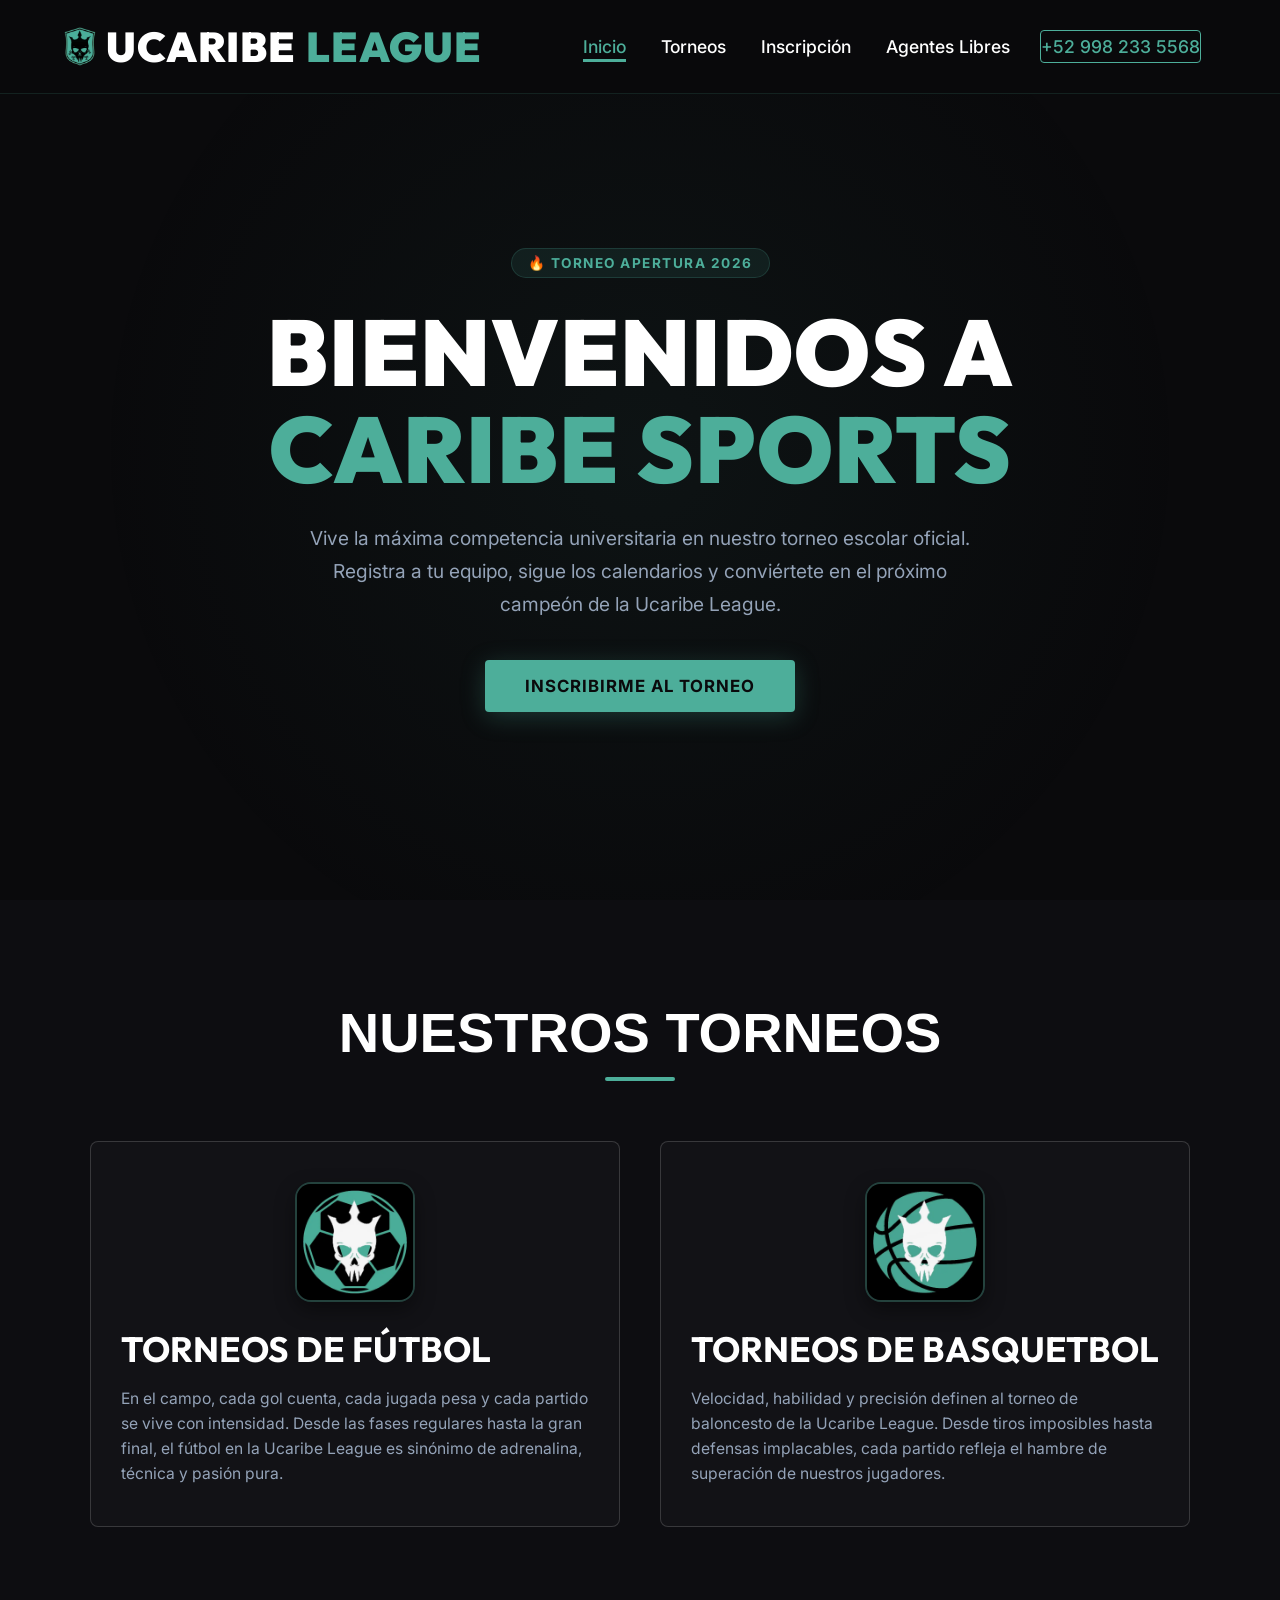
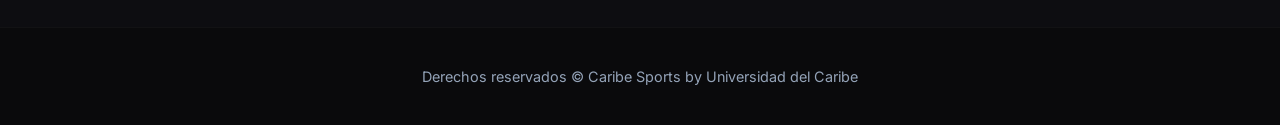
<file: index.html>
<!DOCTYPE html>
<html lang="es">
<head>
    <meta charset="UTF-8">
    <meta name="viewport" content="width=device-width, initial-scale=1.0, maximum-scale=1.0, user-scalable=no">
    <title>Ucaribe League - Caribe Sports</title>
    <link href="https://fonts.googleapis.com/css2?family=Outfit:wght@700;900&family=Inter:wght@400;500;600;700&display=swap" rel="stylesheet">
    <link rel="icon" type="image/png" href="imagenes_ucaribe/logos_ucaribe/logo_ucaribe.png">
    <link rel="stylesheet" href="style_index.css">
    <link rel="stylesheet" href="global.css">
</head>
<body class="page-enter">

    <header class="navbar">
        <div class="logo">
            <img src="imagenes_ucaribe/logos_ucaribe/logo_ucaribe.png" alt="Logo" class="logo-img">
            UCARIBE<span>LEAGUE</span>
        </div>
        <nav class="nav-links">
            <a href="#" class="active">Inicio</a>
            <a href="torneos.html">Torneos</a>
            <a href="inscripciones.html">Inscripción</a>
            <a href="agentes.html">Agentes Libres</a>
            <a href="https://wa.me/529982335568" target="_blank" class="phone-link">
                +52 998 233 5568
            </a>
        </nav>
    </header>

    <section class="hero-section">
        <div class="hero-center-box">
            <span class="badge">🔥 TORNEO APERTURA 2026</span>
            <h1>Bienvenidos a<br><span>Caribe Sports</span></h1>
            <p>Vive la máxima competencia universitaria en nuestro torneo escolar oficial. Registra a tu equipo, sigue los calendarios y conviértete en el próximo campeón de la Ucaribe League.</p>
            <div class="cta-container">
                <a href="inscripciones.html" class="btn-primary">Inscribirme al Torneo</a>
            </div>
        </div>
    </section>

    <section id="torneos" class="body-section">
        <div class="section-title">
            <h2>Nuestros Torneos</h2>
            <div class="title-underline"></div>
        </div>
        
        <div class="cards-grid">
            <div class="info-card">
                <div class="card-img-wrapper">
                    <img src="imagenes_ucaribe/logos_ucaribe/logo_futbol.png" alt="Torneos de Fútbol" class="card-img">
                </div>
                <h3>TORNEOS DE FÚTBOL</h3>
                <p>En el campo, cada gol cuenta, cada jugada pesa y cada partido se vive con intensidad. Desde las fases regulares hasta la gran final, el fútbol en la Ucaribe League es sinónimo de adrenalina, técnica y pasión pura.</p>
            </div>
            
            <div class="info-card">
                <div class="card-img-wrapper">
                    <img src="imagenes_ucaribe/logos_ucaribe/logo_basquetbol.png" alt="Torneos de Basquetbol" class="card-img">
                </div>
                <h3>TORNEOS DE BASQUETBOL</h3>
                <p>Velocidad, habilidad y precisión definen al torneo de baloncesto de la Ucaribe League. Desde tiros imposibles hasta defensas implacables, cada partido refleja el hambre de superación de nuestros jugadores.</p>
            </div>
        </div>
    </section>

    <footer class="footer-section">
        <p>Derechos reservados © Caribe Sports by Universidad del Caribe</p>
    </footer>

</body>
</html>
</file>
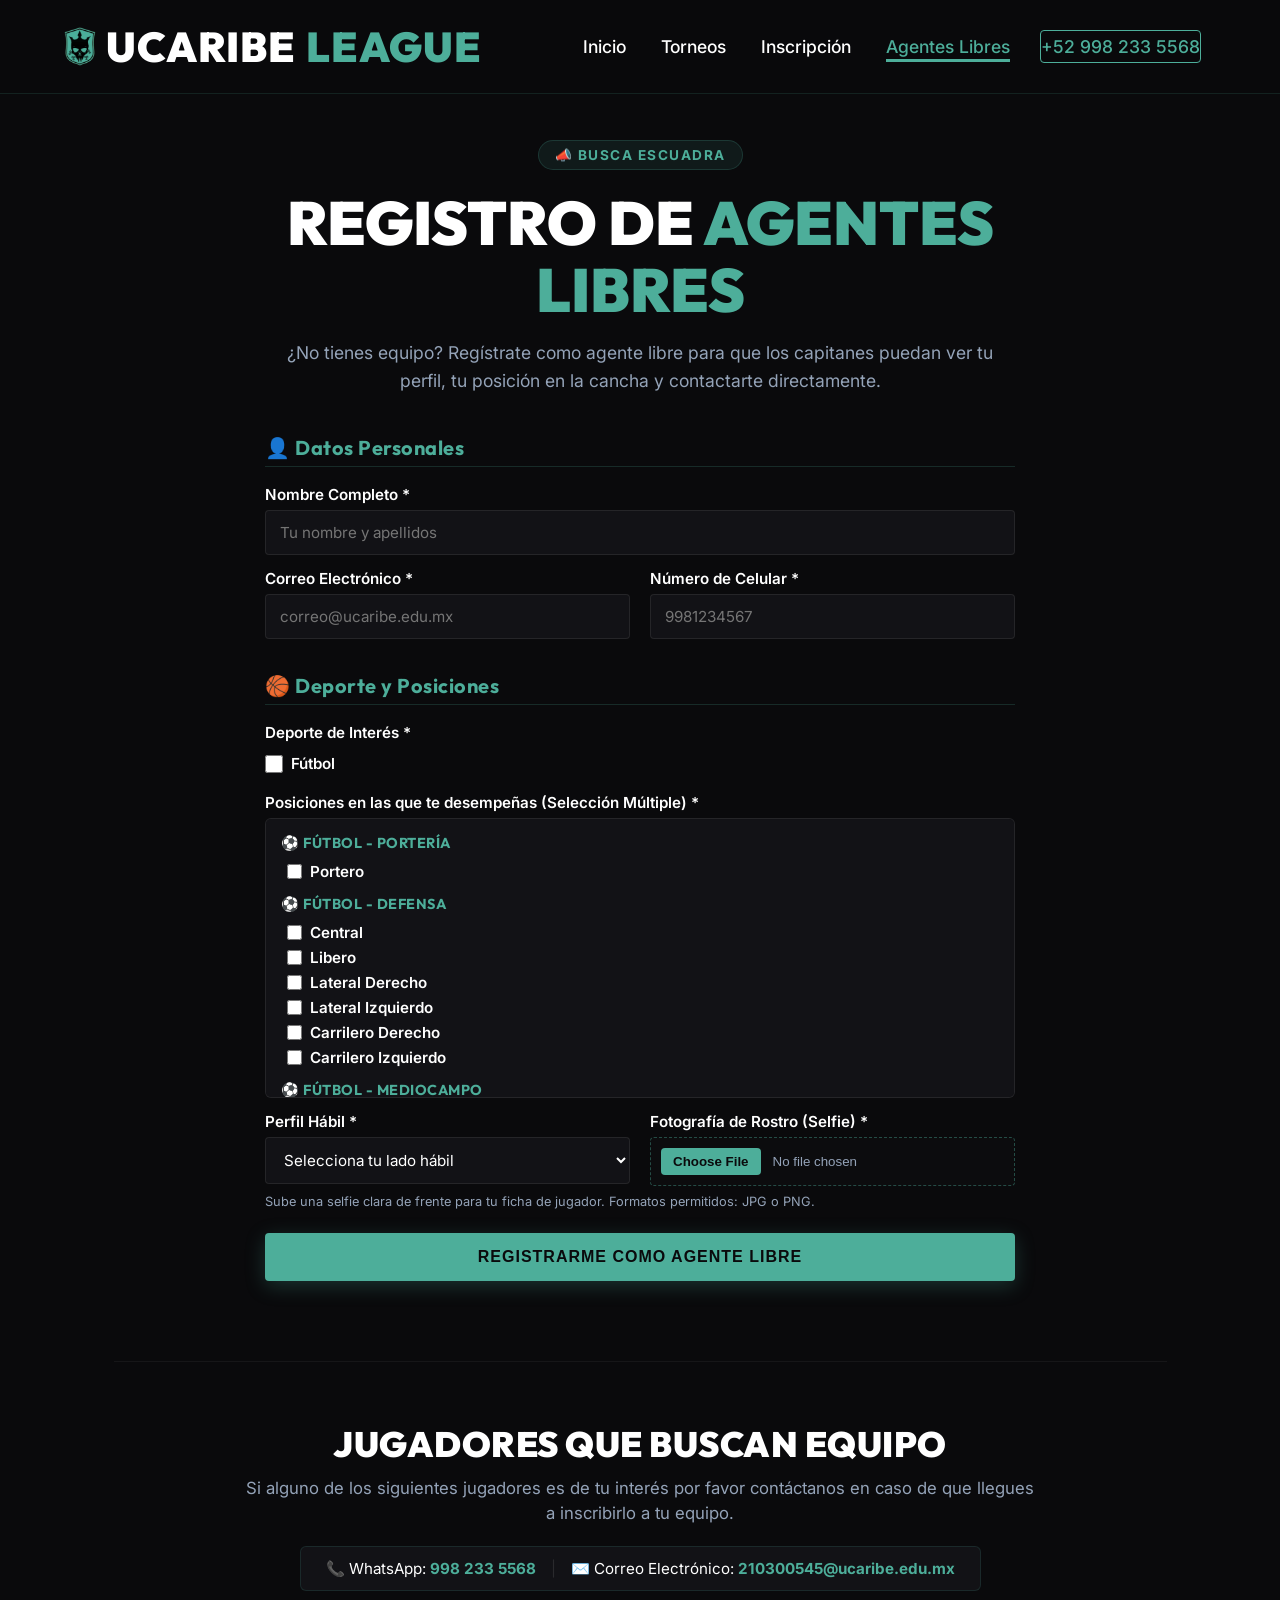
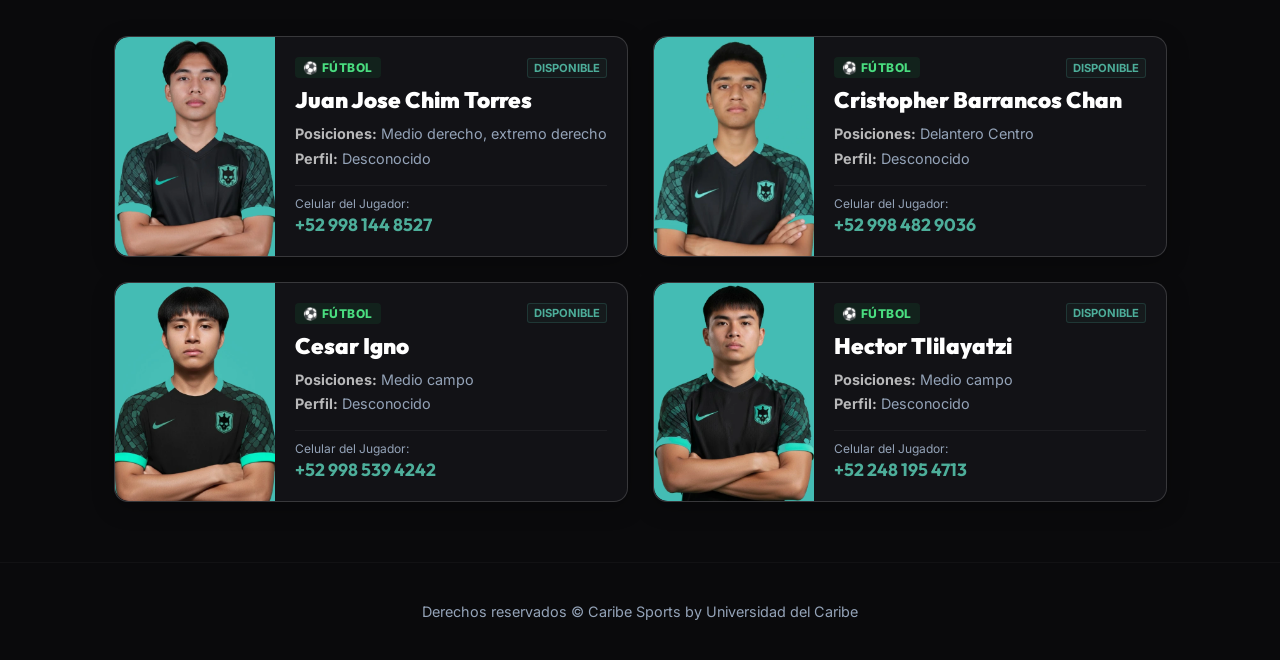
<file: agentes.html>
<!DOCTYPE html>
<html lang="es">
<head>
    <meta charset="UTF-8">
    <meta name="viewport" content="width=device-width, initial-scale=1.0, maximum-scale=1.0, user-scalable=no">
    <title>Agentes Libres - Ucaribe League</title>
    <link href="https://fonts.googleapis.com/css2?family=Outfit:wght@700;900&family=Inter:wght@400;500;600;700&display=swap" rel="stylesheet">
    <link rel="icon" type="image/png" href="imagenes_ucaribe/logos_ucaribe/logo_ucaribe.png">
    <link rel="stylesheet" href="style_a.css">
    <link rel="stylesheet" href="global.css">
</head>
<body class="page-enter">

    <header class="navbar">
        <div class="logo">
            <img src="imagenes_ucaribe/logos_ucaribe/logo_ucaribe.png" alt="Logo" class="logo-img">
            UCARIBE<span>LEAGUE</span>
        </div>
        <nav class="nav-links">
            <a href="index.html">Inicio</a>
            <a href="torneos.html">Torneos</a>
            <a href="inscripciones.html">Inscripción</a>
            <a href="#" class="active">Agentes Libres</a>
            <a href="https://wa.me/529982335568" target="_blank" class="phone-link">
                +52 998 233 5568
            </a>
        </nav>
    </header>

    <main class="main-wrapper">
        
        <section class="form-section">
            <div class="section-header">
                <span class="badge">📣 BUSCA ESCUADRA</span>
                <h1>Registro de <span>Agentes Libres</span></h1>
                <p>¿No tienes equipo? Regístrate como agente libre para que los capitanes puedan ver tu perfil, tu posición en la cancha y contactarte directamente.</p>
            </div>

            <form class="agentes-form" action="https://formsubmit.co/caribesports01@gmail.com" method="POST" enctype="multipart/form-data">
                
                <input type="hidden" name="_subject" value="¡Nueva Solicitud de Agente Libre - Ucaribe League!">
                <input type="hidden" name="_autoresponse" value="Hola, hemos recibido tu registro como agente libre en Ucaribe League. Revisaremos tu información y nos pondremos en contacto contigo pronto.">
                <input type="hidden" name="_template" value="table">
                
                <h3 class="form-section-title">👤 Datos Personales</h3>
                
                <div class="form-group">
                    <label for="nombre-completo">Nombre Completo *</label>
                    <input type="text" id="nombre-completo" name="nombre_completo" placeholder="Tu nombre y apellidos" required>
                </div>

                <div class="form-row">
                    <div class="form-group">
                        <label for="correo">Correo Electrónico *</label>
                        <input type="email" id="correo" name="correo" placeholder="correo@ucaribe.edu.mx" required>
                    </div>
                    <div class="form-group">
                        <label for="telefono">Número de Celular *</label>
                        <input type="tel" id="telefono" name="telefono" placeholder="9981234567" required>
                    </div>
                </div>

                <h3 class="form-section-title spacing-top">🏀 Deporte y Posiciones</h3>

                <div class="form-group">
                    <label>Deporte de Interés *</label>
                    <div class="sport-checkbox-group">
                        <label class="check-label">
                            <input type="checkbox" name="deporte" value="futbol" required> Fútbol
                        </label>
                        <!-- <label class="check-label">
                            <input type="checkbox" name="deporte" value="basquet" required> Básquetbol
                        </label> -->
                    </div>
                </div>

                <div class="form-group">
                    <label>Posiciones en las que te desempeñas (Selección Múltiple) *</label>
                    <div class="positions-selector-box" id="positions-selector-box">
                        
                        <div class="position-group">
                            <span class="group-title">⚽ Fútbol - Portería</span>
                            <label class="position-item"><input type="checkbox" name="posiciones" value="Portero" required> Portero</label>
                        </div>

                        <div class="position-group">
                            <span class="group-title">⚽ Fútbol - Defensa</span>
                            <label class="position-item"><input type="checkbox" name="posiciones" value="Defensa Central" required> Central</label>
                            <label class="position-item"><input type="checkbox" name="posiciones" value="Defensa Libero" required> Libero</label>
                            <label class="position-item"><input type="checkbox" name="posiciones" value="Defensa Lateral Derecho" required> Lateral Derecho</label>
                            <label class="position-item"><input type="checkbox" name="posiciones" value="Defensa Lateral Izquierdo" required> Lateral Izquierdo</label>
                            <label class="position-item"><input type="checkbox" name="posiciones" value="Carrilero Derecho" required> Carrilero Derecho</label>
                            <label class="position-item"><input type="checkbox" name="posiciones" value="Carrilero Izquierdo" required> Carrilero Izquierdo</label>
                        </div>

                        <div class="position-group">
                            <span class="group-title">⚽ Fútbol - Mediocampo</span>
                            <label class="position-item"><input type="checkbox" name="posiciones" value="Mediocentro Defensivo" required> Defensivo / Pivote</label>
                            <label class="position-item"><input type="checkbox" name="posiciones" value="Mediocentro Organizador" required> Organizador</label>
                            <label class="position-item"><input type="checkbox" name="posiciones" value="Interior/Volante Derecho" required> Interior / Volante Derecho</label>
                            <label class="position-item"><input type="checkbox" name="posiciones" value="Interior/Volante Izquierdo" required> Interior / Volante Izquierdo</label>
                            <label class="position-item"><input type="checkbox" name="posiciones" value="Mediapunta" required> Mediapunta</label>
                        </div>

                        <div class="position-group">
                            <span class="group-title">⚽ Fútbol - Delantera</span>
                            
                            <label class="position-item"><input type="checkbox" name="posiciones" value="Extremo Derecho" required> Extremo Derecho</label>
                            <label class="position-item"><input type="checkbox" name="posiciones" value="Extremo Izquierdo" required> Extremo Izquierdo</label>
                            <label class="position-item"><input type="checkbox" name="posiciones" value="Delantero Centro" required> Delantero Centro</label>
                            <label class="position-item"><input type="checkbox" name="posiciones" value="Segundo Delantero" required> Segundo Delantero</label>
                        </div>

                        <!-- <div class="position-group border-top-group">
                            <span class="group-title">🏀 Básquetbol</span>
                            <label class="position-item"><input type="checkbox" name="posiciones" value="Base"> Base</label>
                            <label class="position-item"><input type="checkbox" name="posiciones" value="Escolta"> Escolta</label>
                            <label class="position-item"><input type="checkbox" name="posiciones" value="Alero"> Alero</label>
                            <label class="position-item"><input type="checkbox" name="posiciones" value="Ala-Pívot"> Ala-Pívot</label>
                            <label class="position-item"><input type="checkbox" name="posiciones" value="Pívot"> Pívot</label>
                        </div> -->

                    </div>
                </div>

                <div class="form-row">
                    <div class="form-group">
                        <label for="perfil-habil">Perfil Hábil *</label>
                        <select id="perfil-habil" name="perfil_habil" required>
                            <option value="" disabled selected>Selecciona tu lado hábil</option>
                            <option value="Diestro">Diestro / Derecho</option>
                            <option value="Zurdo">Zurdo / Izquierdo</option>
                            <option value="Ambidiestro">Ambidiestro</option>
                        </select>
                    </div>
                    <div class="form-group">
                        <label for="fotografia">Fotografía de Rostro (Selfie) *</label>
                        <input type="file" id="fotografia" name="fotografia" accept="image/png, image/jpeg, image/jpg" class="file-input" required>
                    </div>
                </div>
                <small class="form-help-text">Sube una selfie clara de frente para tu ficha de jugador. Formatos permitidos: JPG o PNG.</small>

                <button type="submit" class="btn-submit-form">Registrarme como Agente Libre</button>
            </form>
        </section>

        <section class="players-section">
            <div class="players-main-header">
                <h2>JUGADORES QUE BUSCAN EQUIPO</h2>
                <p>Si alguno de los siguientes jugadores es de tu interés por favor contáctanos en caso de que llegues a inscribirlo a tu equipo.</p>
                <div class="contact-info-block">
                    <span>📞 WhatsApp: <a href="https://wa.me/529982335568" target="_blank" style="color: var(--brand-teal); text-decoration: none;"><strong>998 233 5568</strong></a></span>
                    <span class="separator">|</span>
                    <span>✉️ Correo Electrónico: <strong>210300545@ucaribe.edu.mx</strong></span>
                </div>
            </div>

            <div class="players-grid">

                <!-- <div class="player-card">
                    <div class="card-left">
                        <img src="imagenes_ucaribe/ejemplo_rostro2.jpg" alt="Foto Jugador" class="player-photo">
                    </div>
                    <div class="card-right">
                        <div class="card-top-info">
                            <span class="sport-tag tag-basquet">🏀 BÁSQUET</span>
                            <span class="status-tag">DISPONIBLE</span>
                        </div>
                        <h4 class="player-name">Alejandro Gómez Ruiz</h4>
                        <p class="player-meta"><strong>Posiciones:</strong> Base, Escolta</p>
                        <p class="player-meta"><strong>Perfil:</strong> Diestro</p>
                        <div class="phone-box">
                            <span class="phone-label">Celular del Jugador:</span>
                            <a href="tel:9981112233" class="player-phone-number">998 111 2233</a>
                        </div>
                    </div>
                </div> -->
                
                <div class="player-card">
                    <div class="card-left">
                        <img src="imagenes_ucaribe/agentes_libres/jjct.png" alt="Foto Jugador" class="player-photo">
                    </div>
                    <div class="card-right">
                        <div class="card-top-info">
                            <span class="sport-tag tag-futbol">⚽ FÚTBOL</span>
                            <span class="status-tag">DISPONIBLE</span>
                        </div>
                        <h4 class="player-name">Juan Jose Chim Torres</h4>
                        <p class="player-meta"><strong>Posiciones:</strong> Medio derecho, extremo derecho</p>
                        <p class="player-meta"><strong>Perfil:</strong> Desconocido</p>
                        <div class="phone-box">
                            <span class="phone-label">Celular del Jugador:</span>
                            <a href="https://wa.me/529981448527" target="_blank" class="player-phone-number">+52 998 144 8527</a>
                        </div>
                    </div>
                </div>

                <div class="player-card">
                    <div class="card-left">
                        <img src="imagenes_ucaribe/agentes_libres/cbc.png" alt="Foto Jugador" class="player-photo">
                    </div>
                    <div class="card-right">
                        <div class="card-top-info">
                            <span class="sport-tag tag-futbol">⚽ FÚTBOL</span>
                            <span class="status-tag">DISPONIBLE</span>
                        </div>
                        <h4 class="player-name">Cristopher Barrancos Chan</h4>
                        <p class="player-meta"><strong>Posiciones:</strong> Delantero Centro</p>
                        <p class="player-meta"><strong>Perfil:</strong> Desconocido</p>
                        <div class="phone-box">
                            <span class="phone-label">Celular del Jugador:</span>
                            <a href="https://wa.me/529984829036" target="_blank" class="player-phone-number">+52 998 482 9036</a>
                        </div>
                    </div>
                </div>

                <div class="player-card">
                    <div class="card-left">
                        <img src="imagenes_ucaribe/agentes_libres/ci.png" alt="Foto Jugador" class="player-photo">
                    </div>
                    <div class="card-right">
                        <div class="card-top-info">
                            <span class="sport-tag tag-futbol">⚽ FÚTBOL</span>
                            <span class="status-tag">DISPONIBLE</span>
                        </div>
                        <h4 class="player-name">Cesar Igno</h4>
                        <p class="player-meta"><strong>Posiciones:</strong> Medio campo</p>
                        <p class="player-meta"><strong>Perfil:</strong> Desconocido</p>
                        <div class="phone-box">
                            <span class="phone-label">Celular del Jugador:</span>
                            <a href="https://wa.me/529985394242" target="_blank" class="player-phone-number">+52 998 539 4242</a>
                        </div>
                    </div>
                </div>

                <div class="player-card">
                    <div class="card-left">
                        <img src="imagenes_ucaribe/agentes_libres/ht.png" alt="Foto Jugador" class="player-photo">
                    </div>
                    <div class="card-right">
                        <div class="card-top-info">
                            <span class="sport-tag tag-futbol">⚽ FÚTBOL</span>
                            <span class="status-tag">DISPONIBLE</span>
                        </div>
                        <h4 class="player-name">Hector Tlilayatzi</h4>
                        <p class="player-meta"><strong>Posiciones:</strong> Medio campo</p>
                        <p class="player-meta"><strong>Perfil:</strong> Desconocido</p>
                        <div class="phone-box">
                            <span class="phone-label">Celular del Jugador:</span>
                            <a href="https://wa.me/522481954713" target="_blank" class="player-phone-number">+52 248 195 4713</a>
                        </div>
                    </div>
                </div>

            </div>
        </section>

    </main>

    <footer class="footer-section">
        <p>Derechos reservados © Caribe Sports by Universidad del Caribe</p>
    </footer>

    <script src="agentes.js"></script>
</body>
</html>
</file>
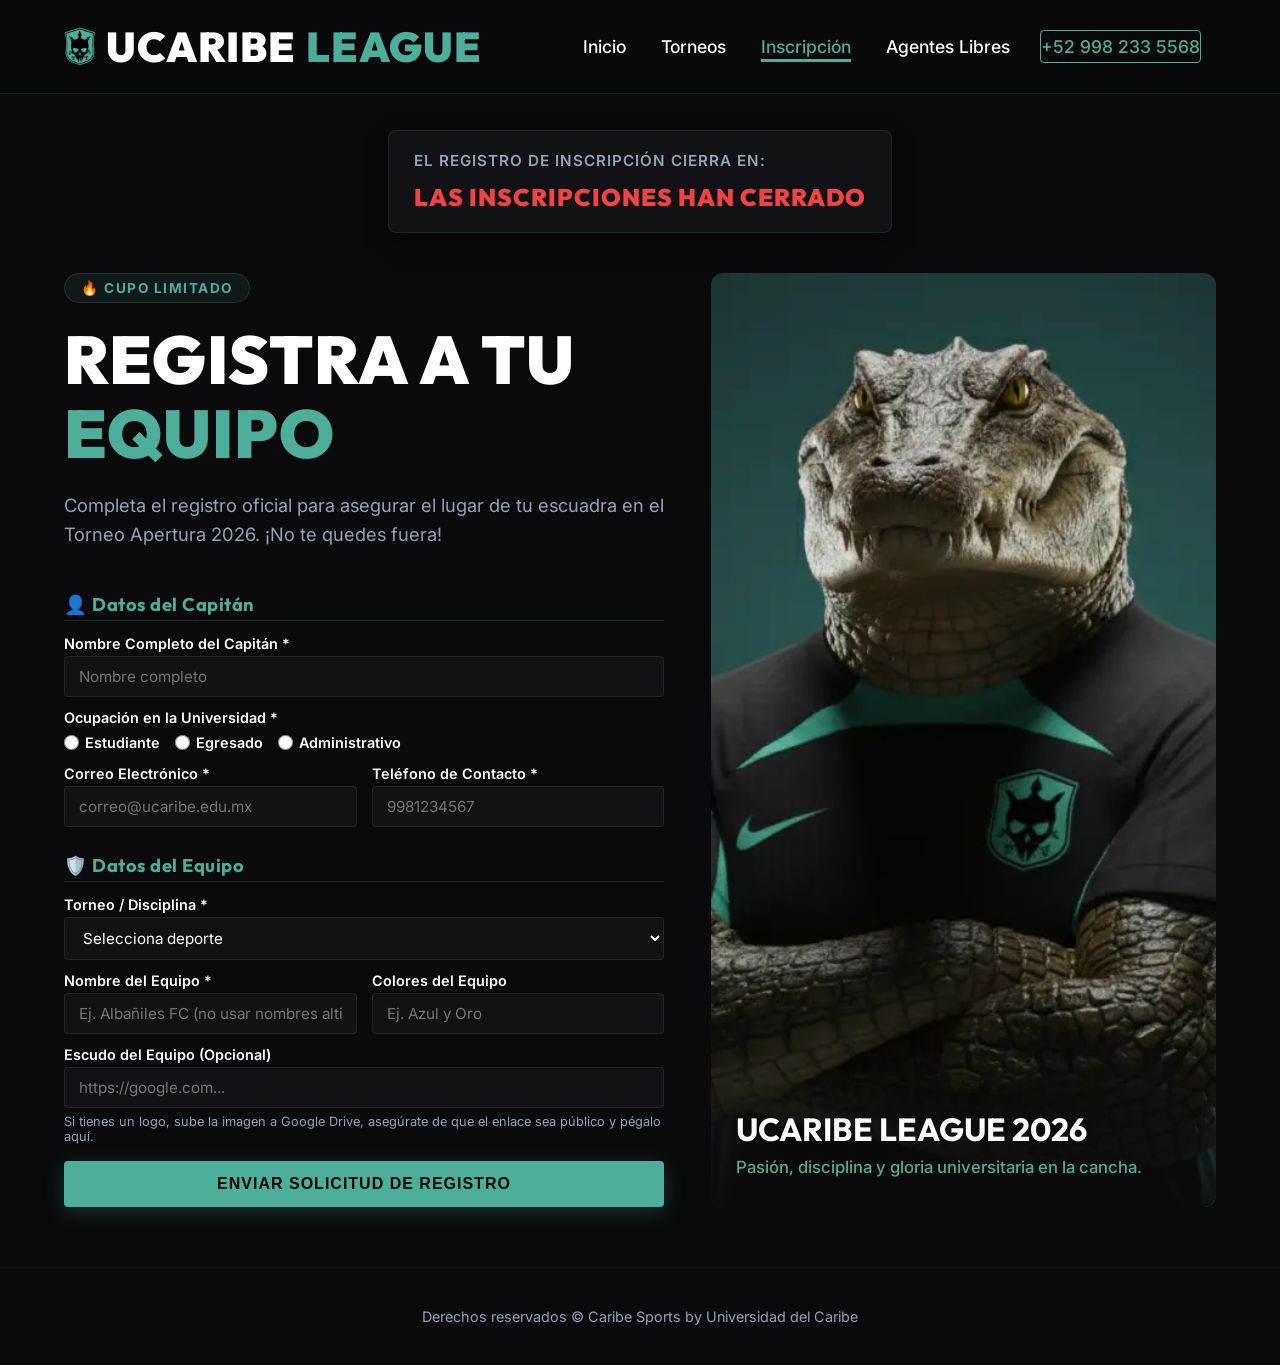
<file: inscripciones.html>
<!DOCTYPE html>
<html lang="es">
<head>
    <meta charset="UTF-8">
    <meta name="viewport" content="width=device-width, initial-scale=1.0, maximum-scale=1.0, user-scalable=no">
    <title>Inscripción - Ucaribe League</title>
    <link href="https://fonts.googleapis.com/css2?family=Outfit:wght@700;900&family=Inter:wght@400;500;600;700&display=swap" rel="stylesheet">
    <link rel="icon" type="image/png" href="imagenes_ucaribe/logos_ucaribe/logo_ucaribe.png">
    <link rel="stylesheet" href="style_i.css">
    <link rel="stylesheet" href="global.css">
</head>
<body class="page-enter">

    <header class="navbar">
        <div class="logo">
            <img src="imagenes_ucaribe/logos_ucaribe/logo_ucaribe.png" alt="Logo" class="logo-img">
            UCARIBE<span>LEAGUE</span>
        </div>
        <nav class="nav-links">
            <a href="index.html">Inicio</a>
            <a href="torneos.html">Torneos</a>
            <a href="#" class="active">Inscripción</a>
            <a href="agentes.html">Agentes Libres</a>
            <a href="https://wa.me/529982335568" target="_blank" class="phone-link">
                +52 998 233 5568
            </a>
        </nav>
    </header>

    <div class="countdown-container">
        <p class="countdown-title">El registro de inscripción cierra en:</p>
        <div class="countdown-timer">
            <div class="timer-block">
                <span id="days">00</span>
                <p>Días</p>
            </div>
            <div class="timer-block">
                <span id="hours">00</span>
                <p>Hrs</p>
            </div>
            <div class="timer-block">
                <span id="minutes">00</span>
                <p>Min</p>
            </div>
            <div class="timer-block">
                <span id="seconds">00</span>
                <p>Seg</p>
            </div>
        </div>
    </div>

    <main class="inscripcion-container">
        
        <div class="inscripcion-content-side">
            <div class="inscripcion-header">
                <span class="badge">🔥 CUPO LIMITADO</span>
                <h1>Registra a tu <span>Equipo</span></h1>
                <p>Completa el registro oficial para asegurar el lugar de tu escuadra en el Torneo Apertura 2026. ¡No te quedes fuera!</p>
            </div>

            <form class="inscripcion-form" action="https://formsubmit.co/caribesports01@gmail.com" method="POST" enctype="multipart/form-data">
                
                <input type="hidden" name="_subject" value="¡Nueva Inscripción de Equipo - Ucaribe League!">
                <input type="hidden" name="_autoresponse" value="Hola Capitán, hemos recibido tu solicitud de inscripción para la Ucaribe League. Revisaremos los datos de tu equipo y nos pondremos en contacto contigo muy pronto. ¡Prepárate para la gloria!">
                <input type="hidden" name="_template" value="table">
                
                <h3 class="form-section-title">👤 Datos del Capitán</h3>
                
                <div class="form-group">
                    <label for="nombre-capitan">Nombre Completo del Capitán *</label>
                    <input type="text" id="nombre-capitan" name="nombre_capitan" placeholder="Nombre completo" required>
                </div>

                <div class="form-group">
                    <label>Ocupación en la Universidad *</label>
                    <div class="radio-group">
                        <label class="radio-label">
                            <input type="radio" name="ocupacion" value="estudiante" required> Estudiante
                        </label>
                        <label class="radio-label">
                            <input type="radio" name="ocupacion" value="egresado" required> Egresado
                        </label>
                        <label class="radio-label">
                            <input type="radio" name="ocupacion" value="administrativo" required> Administrativo
                        </label>
                    </div>
                </div>

                <div class="form-row">
                    <div class="form-group">
                        <label for="correo">Correo Electrónico *</label>
                        <input type="email" id="correo" name="email" placeholder="correo@ucaribe.edu.mx" required>
                    </div>
                    <div class="form-group">
                        <label for="telefono">Teléfono de Contacto *</label>
                        <input type="tel" id="telefono" name="telefono" placeholder="9981234567" required>
                    </div>
                </div>

                <h3 class="form-section-title team-title">🛡️ Datos del Equipo</h3>

                <div class="form-group">
                    <label for="disciplina">Torneo / Disciplina *</label>
                    <select id="disciplina" name="disciplina" required>
                        <option value="" disabled selected>Selecciona deporte</option>
                        <option value="futbol">Fútbol</option>
                    </select>
                </div>

                <div class="form-row">
                    <div class="form-group">
                        <label for="nombre-equipo">Nombre del Equipo *</label>
                        <input type="text" id="nombre-equipo" name="nombre_equipo" placeholder="Ej. Albañiles FC (no usar nombres altisonantes)" required>
                    </div>
                    <div class="form-group">
                        <label for="colores-equipo">Colores del Equipo</label>
                        <input type="text" id="colores-equipo" name="colores_equipo" placeholder="Ej. Azul y Oro">
                    </div>
                </div>

                <div class="form-group">
                    <label for="escudo">Escudo del Equipo (Opcional)</label>
                    <input type="url" id="escudo" name="escudo_drive" placeholder="https://google.com..." class="url-input">
                    <small class="form-help-text">Si tienes un logo, sube la imagen a Google Drive, asegúrate de que el enlace sea público y pégalo aquí.</small>
                </div>


                <button type="submit" class="btn-submit-form" disabled>Enviar Solicitud de Registro</button>
            </form>
        </div>
        
        <div class="inscripcion-image-side">
            <img src="imagenes_ucaribe/logos_ucaribe/ucaribe_personaje.png" alt="Ucaribe League Competición" class="side-photo">
            <div class="image-overlay-text">
                <h3>Ucaribe League 2026</h3>
                <p>Pasión, disciplina y gloria universitaria en la cancha.</p>
            </div>
        </div>

    </main>

    <footer class="footer-section">
        <p>Derechos reservados © Caribe Sports by Universidad del Caribe</p>
    </footer>

        <script src="inscripciones.js"></script>
</body>
</html>
</file>
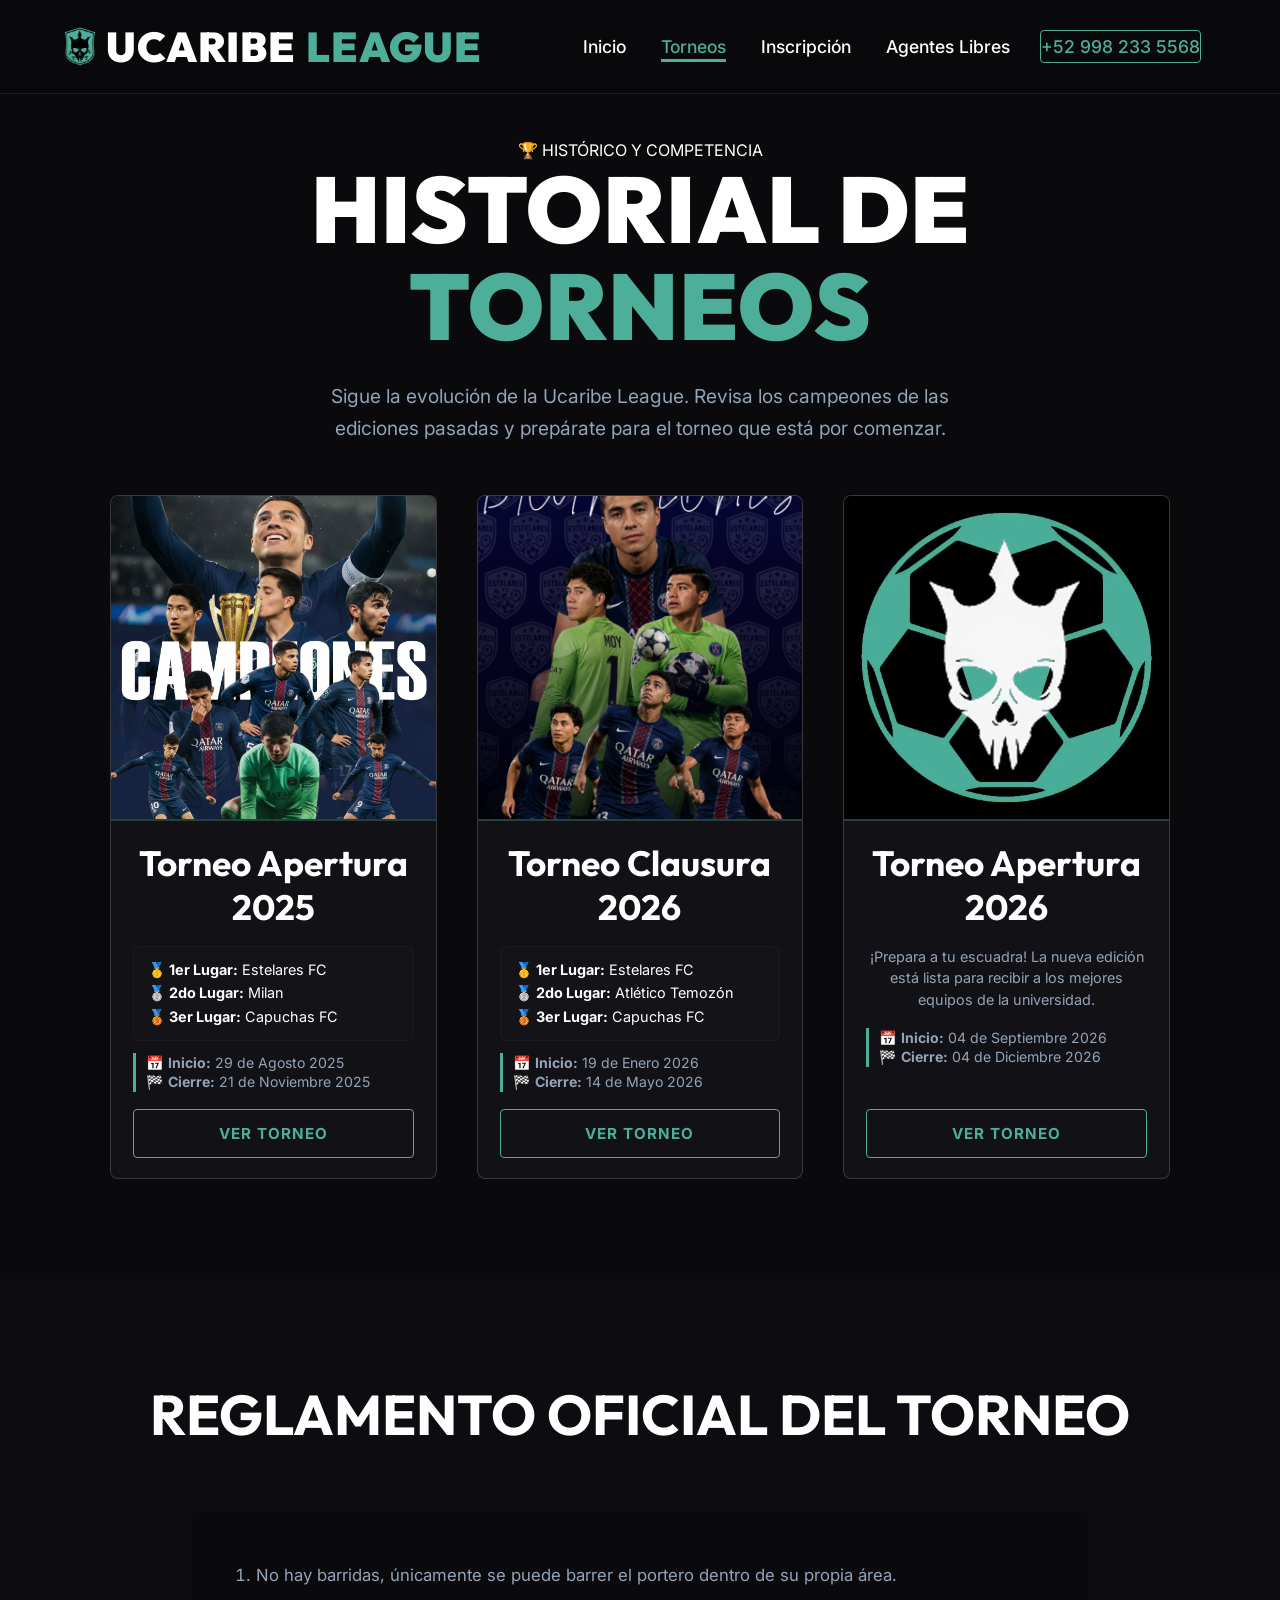
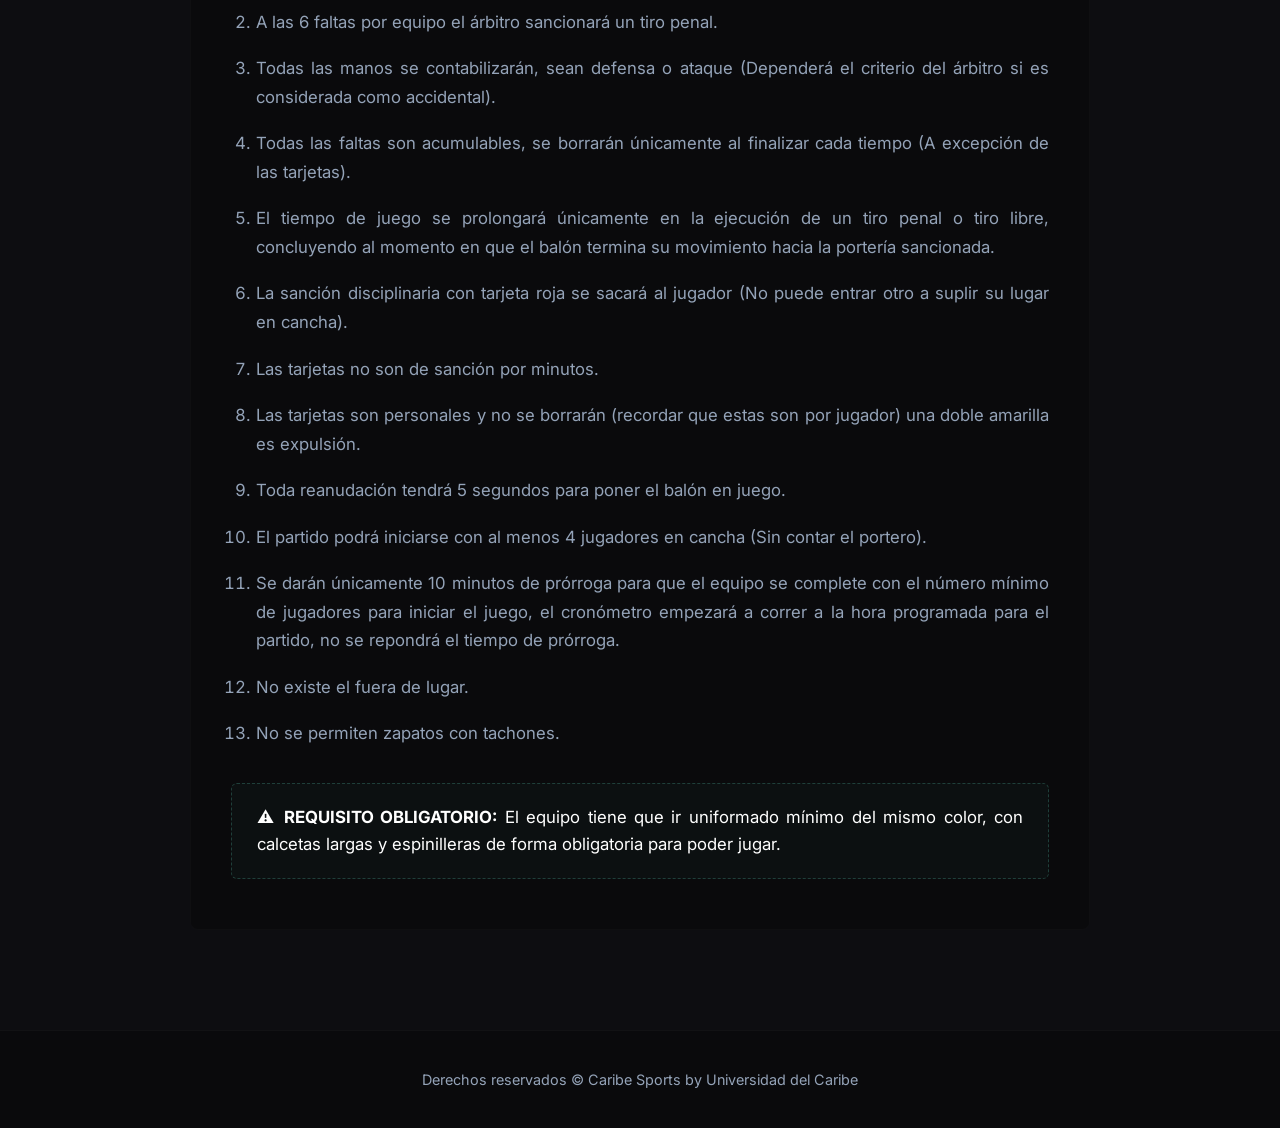
<file: torneos.html>
<!DOCTYPE html>
<html lang="es">
<head>
    <meta charset="UTF-8">
    <meta name="viewport" content="width=device-width, initial-scale=1.0, maximum-scale=1.0, user-scalable=no">
    <title>Torneos - Ucaribe League</title>
    <link href="https://fonts.googleapis.com/css2?family=Outfit:wght@700;900&family=Inter:wght@400;500;600;700&display=swap" rel="stylesheet">
    <link rel="icon" type="image/png" href="imagenes_ucaribe/logos_ucaribe/logo_ucaribe.png">
    <link rel="stylesheet" href="style_t.css">
    <link rel="stylesheet" href="global.css">
</head>
<body class="page-enter">

    <header class="navbar">
        <div class="logo">
            <img src="imagenes_ucaribe/logos_ucaribe/logo_ucaribe.png" alt="Logo" class="logo-img">
            UCARIBE<span>LEAGUE</span>
        </div>
        <nav class="nav-links">
            <a href="index.html">Inicio</a>
            <a href="#" class="active">Torneos</a>
            <a href="inscripciones.html">Inscripción</a>
            <a href="agentes.html">Agentes Libres</a>
            <a href="https://wa.me/529982335568" target="_blank" class="phone-link">
                +52 998 233 5568
            </a>
        </nav>
    </header>

    <main class="torneos-page-content">
        
        <div class="torneos-welcome">
            <span class="badge">🏆 HISTÓRICO Y COMPETENCIA</span>
            <h1>Historial de <span>Torneos</span></h1>
            <p>Sigue la evolución de la Ucaribe League. Revisa los campeones de las ediciones pasadas y prepárate para el torneo que está por comenzar.</p>
        </div>

        <div class="torneos-cards-grid">
            
            <div class="torneo-card">
                <div class="torneo-card-img-wrapper">
                    <img src="imagenes_ucaribe/torneos/c_apertura_2025.png" alt="Apertura 2025" class="torneo-card-img">
                </div>
                <div class="torneo-card-info">
                    <h3>Torneo Apertura 2025</h3>
                    <div class="podium-box">
                        <p><strong>🥇 1er Lugar:</strong> Estelares FC</p>
                        <p><strong>🥈 2do Lugar:</strong> Milan</p>
                        <p><strong>🥉 3er Lugar:</strong> Capuchas FC</p>
                    </div>
                    <div class="date-box">
                        <p>📅 <strong>Inicio:</strong> 29 de Agosto 2025</p>
                        <p>🏁 <strong>Cierre:</strong> 21 de Noviembre 2025</p>
                    </div>
                    <a href="apertura_2025/torneo_apertura2025.html" class="btn-ver-torneo">Ver Torneo</a>
                </div>
            </div>

            <div class="torneo-card">
                <div class="torneo-card-img-wrapper">
                    <img src="imagenes_ucaribe/torneos/c_clausura_2026.png" alt="Clausura 2026" class="torneo-card-img">
                </div>
                <div class="torneo-card-info">
                    <h3>Torneo Clausura 2026</h3>
                    <div class="podium-box">
                        <p><strong>🥇 1er Lugar:</strong> Estelares FC</p>
                        <p><strong>🥈 2do Lugar:</strong> Atlético Temozón</p>
                        <p><strong>🥉 3er Lugar:</strong> Capuchas FC</p>
                    </div>
                    <div class="date-box">
                        <p>📅 <strong>Inicio:</strong> 19 de Enero 2026</p>
                        <p>🏁 <strong>Cierre:</strong> 14 de Mayo 2026</p>
                    </div>
                    <a href="clausura_2026/torneo_clausura2026.html" class="btn-ver-torneo">Ver Torneo</a>
                </div>
            </div>

            <div class="torneo-card upcoming">
                <div class="torneo-card-img-wrapper">
                    <img src="imagenes_ucaribe/logos_ucaribe/logo_futbol.png" alt="Apertura 2026" class="torneo-card-img">
                </div>
                <div class="torneo-card-info">
                    <h3>Torneo Apertura 2026</h3>
                    <p class="upcoming-text">¡Prepara a tu escuadra! La nueva edición está lista para recibir a los mejores equipos de la universidad.</p>
                    <div class="date-box">
                        <p>📅 <strong>Inicio:</strong> 04 de Septiembre 2026</p>
                        <p>🏁 <strong>Cierre:</strong> 04 de Diciembre 2026</p>
                    </div>
                    <a href="apertura_2026/torneo_apertura2026.html" class="btn-ver-torneo">VER TORNEO</a>
                </div>
            </div>

        </div>

        <section class="reglamento-section">
            <div class="reglamento-title">
                <h2>Reglamento Oficial del Torneo</h2>
                <div class="reglamento-underline"></div>
            </div>
            
            <div class="reglamento-content-box" style="text-align: justify; text-justify: inter-word;">
                <ol class="reglamento-list">
                    <li>No hay barridas, únicamente se puede barrer el portero dentro de su propia área.</li>
                    <li>A las 6 faltas por equipo el árbitro sancionará un tiro penal.</li>
                    <li>Todas las manos se contabilizarán, sean defensa o ataque (Dependerá el criterio del árbitro si es considerada como accidental).</li>
                    <li>Todas las faltas son acumulables, se borrarán únicamente al finalizar cada tiempo (A excepción de las tarjetas).</li>
                    <li>El tiempo de juego se prolongará únicamente en la ejecución de un tiro penal o tiro libre, concluyendo al momento en que el balón termina su movimiento hacia la portería sancionada.</li>
                    <li>La sanción disciplinaria con tarjeta roja se sacará al jugador (No puede entrar otro a suplir su lugar en cancha).</li>
                    <li>Las tarjetas no son de sanción por minutos.</li>
                    <li>Las tarjetas son personales y no se borrarán (recordar que estas son por jugador) una doble amarilla es expulsión.</li>
                    <li>Toda reanudación tendrá 5 segundos para poner el balón en juego.</li>
                    <li>El partido podrá iniciarse con al menos 4 jugadores en cancha (Sin contar el portero).</li>
                    <li>Se darán únicamente 10 minutos de prórroga para que el equipo se complete con el número mínimo de jugadores para iniciar el juego, el cronómetro empezará a correr a la hora programada para el partido, no se repondrá el tiempo de prórroga.</li>
                    <li>No existe el fuera de lugar.</li>
                    <li>No se permiten zapatos con tachones.</li>
                </ol>
                <div class="reglamento-nota-importante">
                    <p>⚠️ <strong>REQUISITO OBLIGATORIO:</strong> El equipo tiene que ir uniformado mínimo del mismo color, con calcetas largas y espinilleras de forma obligatoria para poder jugar.</p>
                </div>
            </div>
        </section>
        
        <footer class="footer-section">
            <p>Derechos reservados © Caribe Sports by Universidad del Caribe</p>
        </footer>

    </main>

</body>
</html>
</file>
<file: style_index.css>
body {
    background-color: var(--base-bg);
    color: var(--text-white);
    font-family: 'Inter', sans-serif;
    overflow-x: hidden;
}


.hero-section {
    min-height: 100vh;
    display: flex;
    justify-content: center;
    align-items: center;
    text-align: center;
    padding: 100px 20px 40px 20px;
   
    background: radial-gradient(circle, rgba(77, 174, 154, 0.06) 0%, rgba(10, 10, 12, 0) 70%);
}

.hero-center-box {
    max-width: 800px;
    width: 100%;
    animation: fadeInUp 1s ease-out;
}

.badge {
    background-color: rgba(77, 174, 154, 0.1);
    color: var(--brand-teal);
    padding: 6px 16px;
    border-radius: 50px;
    font-size: 0.85rem;
    font-weight: 700;
    letter-spacing: 1.5px;
    display: inline-block;
    margin-bottom: 25px;
    border: 1px solid rgba(77, 174, 154, 0.2);
}

.hero-center-box h1 {
    font-family: 'Outfit', sans-serif;
    font-size: 5.8rem;                
    font-weight: 900;
    line-height: 1.05;
    text-transform: uppercase;
    margin-bottom: 25px;
    letter-spacing: 1px;
}

.hero-center-box h1 span {
    color: var(--brand-teal);
}

.hero-center-box p {
    color: var(--text-secondary);
    font-size: 1.2rem;
    line-height: 1.7;
    margin-bottom: 40px;
    max-width: 680px;
    margin-left: auto;
    margin-right: auto;
}

.btn-primary {
    background-color: var(--brand-teal);
    color: var(--base-bg);
    padding: 16px 40px;
    border-radius: 4px;
    text-decoration: none;
    font-weight: 700;
    font-size: 1.05rem;
    text-transform: uppercase;
    letter-spacing: 1px;
    box-shadow: 0 5px 25px rgba(77, 174, 154, 0.25);
    transition: transform 0.3s ease, box-shadow 0.3s ease, background-color 0.3s ease;
    display: inline-block;
}

.btn-primary:hover {
    background-color: var(--brand-teal-hover);
    transform: translateY(-4px);
    box-shadow: 0 8px 30px rgba(77, 174, 154, 0.4);
}


.body-section {
    padding: 100px 6%;
    background-color: #0d0d11;
}

.section-title {
    text-align: center;
    margin-bottom: 60px;
}

.section-title h2 {
    font-family: 'Big Shoulders Display', sans-serif;
    font-size: 3.5rem;
    text-transform: uppercase;
}

.title-underline {
    width: 70px;
    height: 4px;
    background-color: var(--brand-teal);
    margin: 12px auto 0 auto;
    border-radius: 2px;
}

.cards-grid {
    display: grid;
    grid-template-columns: repeat(auto-fit, minmax(320px, 1fr));
    gap: 40px;
    max-width: 1100px;
    margin: 0 auto;
}

.info-card {
    background-color: var(--card-bg);
    padding: 40px 30px;
    border-radius: 8px;
    border: 1px solid rgba(255, 255, 255, 0.16);
    transition: transform 0.3s ease, border-color 0.3s ease, box-shadow 0.3s ease;
}


.card-img-wrapper {
    width: 120px;         
    aspect-ratio: 1 / 1;  
    border-radius: 16px;  
    overflow: hidden;     
    margin: 0 auto 25px auto;
    border: 2px solid rgba(77, 174, 154, 0.3);
    box-shadow: 0 8px 20px rgba(0, 0, 0, 0.4);
}


.card-img {
    width: 100%;
    height: 100%;
    object-fit: cover;
    transition: transform 0.3s ease;
}

.info-card h3 {
    font-family: 'Outfit', sans-serif;
    font-size: 2.2rem;                
    margin-bottom: 15px;
    color: var(--text-white);
}

.info-card p {
    color: var(--text-secondary);
    font-size: 0.98rem;
    line-height: 1.6;
}


@keyframes fadeInUp {
    from {
        opacity: 0;
        transform: translateY(20px);
    }
    to {
        opacity: 1;
        transform: translateY(0);
    }
}


@media (max-width: 768px) {
    .nav-links {
        flex-wrap: wrap;
        justify-content: center;
        gap: 8px;
    }
    .nav-links a {
        margin: 0 6px;
        font-size: 0.85rem;
    }
    .hero-center-box h1 {
        font-size: 2.4rem;
    }
    .hero-center-box p {
        font-size: 1rem;  
    }
    
   
    
    .body-section {
        padding: 40px 5%;
    }

    .section-title h2 {
        font-size: 1.8rem;
        letter-spacing: 0px;
        line-height: 1.2;
    }

    .cards-grid {
        grid-template-columns: 1fr;
        gap: 20px;                 
        width: 100%;
    }

    .info-card {
        padding: 25px 20px;
    }

    .info-card h3 {
        font-size: 1.5rem; 
    }
}
</file>
<file: global.css>
* { 
    margin: 0; 
    padding: 0; 
    box-sizing: border-box; 
    scroll-behavior: smooth; 
}

html, body {
    width: 100%;
    max-width: 100%;
    min-height: 100%;
}

:root {
    --base-bg: #0a0a0c;
    --card-bg: #121216;
    --brand-teal: #4dae9a;
    --brand-teal-hover: #3d8f7e;
    --text-white: #ffffff;
    --text-secondary: #94a3b8;
    --text-muted: #6b7280;
    --border-light: rgba(255, 255, 255, 0.05);
    --border-radius-md: 12px;
    --border-radius-lg: 16px;
    --transition-fast: all 0.3s ease;
    --shadow-glow: 0 5px 15px rgba(77, 174, 154, 0.2);
}

body { 
    background-color: var(--base-bg); 
    color: var(--text-white); 
    font-family: 'Inter', sans-serif; 
    overflow-x: hidden; 
    overflow-y: auto;
    min-height: 100vh;
    display: flex;
    flex-direction: column;
}

@keyframes pageFadeInUp {
    from {
        opacity: 0;
        transform: translateY(20px);
    }
    to {
        opacity: 1;
        transform: translateY(0);
    }
}

body.page-enter {
    animation: pageFadeInUp 0.75s ease-out both;
}


.navbar {
    display: flex;
    justify-content: space-between;
    align-items: center;
    padding: 20px 5%;
    background-color: rgba(10, 10, 12, 0.95);
    backdrop-filter: blur(12px);
    position: fixed;
    width: 100%;
    top: 0;
    left: 0;
    z-index: 1000;
    border-bottom: 1px solid rgba(77, 174, 154, 0.15);
}

.logo {
    display: flex;
    align-items: center;
    gap: 10px; 
    font-family: 'Outfit', sans-serif;
    font-size: 2.6rem;
    font-weight: 900;
    letter-spacing: 1px;
}

.logo span {
    color: var(--brand-teal);
}

.logo-img {
    height: 40px;
    width: auto; 
    object-fit: contain;
}

.nav-links {
    display: flex;
    align-items: center;
    flex-wrap: nowrap !important;
    gap: 5px;
}


#nav-volver {
    flex-basis: auto !important;
    margin: 0 15px !important;
    white-space: nowrap;
}

.nav-links a {
    color: var(--text-white);
    text-decoration: none;
    margin: 0 15px;
    font-weight: 500;
    font-size: 1.1rem; 
    position: relative;
    padding: 5px 0;
    transition: color 0.3s ease;
}


.nav-links a::after {
    content: '';
    position: absolute;
    width: 0;
    height: 3px;
    bottom: 0;
    left: 0;
    background-color: var(--brand-teal);
    transition: width 0.3s ease;
}

.nav-links a:hover::after, .nav-links a.active::after {
    width: 100%;
}

.nav-links a:hover, .nav-links a.active {
    color: var(--brand-teal);
}

.phone-link {
    border: 1px solid var(--brand-teal);
    color: var(--brand-teal) !important;
    padding: 8px 16px;
    border-radius: 4px;
    margin-left: 10px !important;
}

.phone-link:hover {
    background-color: var(--brand-teal);
    color: var(--base-bg) !important;
}


.escudo-item { display: flex; flex-direction: column; align-items: center; gap: 5px; }
.escudo-name { font-size: 0.7rem; color: var(--text-secondary); text-align: center; font-weight: 600; }


.footer-section {
    display: block;
    width: 100%;
    max-width: 100%;
    min-width: 0;
    padding: 40px 6%;
    text-align: center;
    border-top: 1px solid rgba(255, 255, 255, 0.03);
    background-color: var(--base-bg);
    margin: 40px 0 0 0;
    margin-top: auto;
    clear: both;
    box-sizing: border-box;
    position: relative;
    left: 0;
    right: 0;
}

.footer-section p {
    color: var(--text-secondary);
    font-size: 0.9rem;
    margin: 0;
}


@media (max-width: 768px) {
   
    html, body {
        padding-top: 0.1px !important; 
    }

   
    body {
        display: block !important;      
        position: relative !important;
        margin: 0 !important;
        width: 100% !important;
        overflow-x: hidden !important;  
    }

   
    html {
        font-size: 80% !important;
    }
   
    .navbar {
        flex-direction: column;
        align-items: center;
        padding: 20px 5%;
        gap: 15px;
        height: auto !important;
    }

    .navbar .logo {
        font-size: 2.4rem !important;
    }

    .nav-links {
        display: flex !important;
        flex-direction: row !important;
        flex-wrap: nowrap !important;
        justify-content: center;
        gap: 6px;
        width: 100%;
    }

    .nav-links a {
        margin: 0 4px;
        font-size: 0.75rem;
        white-space: nowrap !important;
    }

    .phone-link, #nav-volver {
        margin-left: 0 !important;
        margin-top: 0;
        flex-basis: auto;
        font-size: 0.75rem;
        white-space: nowrap !important;
    }

    

    .match-card .team-name,
    .match-card .click-to-expand {
        font-size: 0.65rem !important; 
    }

    .match-card .match-meta,
    .match-card .match-events,
    .match-card .match-events p {
        font-size: 0.75rem !important;
    }

    .footer-section {
        display: block !important;
        visibility: visible !important;
        opacity: 1 !important;
        position: relative !important;
        z-index: 5;
        width: 100% !important;
        max-width: 100% !important;
        min-width: 100% !important;
        padding: 44px 18px !important;
        box-sizing: border-box !important;
        border-top: 1px solid rgba(148, 163, 184, 0.16);
    }

    .footer-section p {
        display: block !important;
        visibility: visible !important;
        opacity: 1 !important;
        line-height: 1.5;
        font-size: 0.75rem !important;
    }

   
    .torneo-content-wrapper {
        margin-bottom: 0 !important;
        padding-bottom: 0 !important;
        background: transparent !important;
    }

    .table-wrapper {
        margin-bottom: 12px !important;
        background: transparent !important;
    }

   
    .stats-view, .modal-overlay, .placeholder-bottom-block, .content-wrapper, .page-section {
        background: transparent !important;
        box-shadow: none !important;
        border: none !important;
    }
}
</file>
<file: style_a.css>
.main-wrapper {
    max-width: 1200px;
    margin: 140px auto 60px auto;
    padding: 0 4%;
}


.form-section {
    width: 100%;
    max-width: 750px;
    margin: 0 auto 80px auto;
}

.section-header {
    text-align: center;
    margin-bottom: 40px;
}

.badge {
    background-color: rgba(77, 174, 154, 0.1);
    color: var(--brand-teal);
    padding: 6px 16px;
    border-radius: 50px;
    font-size: 0.85rem;
    font-weight: 700;
    letter-spacing: 1.5px;
    display: inline-block;
    margin-bottom: 20px;
    border: 1px solid rgba(77, 174, 154, 0.2);
}

.section-header h1 {
    font-family: 'Outfit', sans-serif;
    font-size: 3.8rem;
    font-weight: 900;
    line-height: 1.1;
    text-transform: uppercase;
    margin-bottom: 15px;
}

.section-header h1 span {
    color: var(--brand-teal);
}

.section-header p {
    color: var(--text-secondary);
    font-size: 1.1rem;
    line-height: 1.6;
}


.agentes-form {
    display: flex;
    flex-direction: column;
    gap: 14px;
}

.form-row {
    display: grid;
    grid-template-columns: 1fr 1fr;
    gap: 20px;
}

.form-group {
    display: flex;
    flex-direction: column;
    gap: 6px;
}

.form-group label {
    font-size: 0.95rem;
    font-weight: 600;
    color: var(--text-white);
}

.form-group input[type="text"],
.form-group input[type="email"],
.form-group input[type="tel"],
.form-group select {
    background-color: var(--card-bg);
    border: 1px solid rgba(255, 255, 255, 0.08);
    color: var(--text-white);
    padding: 12px 14px;
    border-radius: 4px;
    font-size: 0.95rem;
    font-family: 'Inter', sans-serif;
    transition: border-color 0.3s ease, box-shadow 0.3s ease;
    width: 100%;
}

.form-group input:focus, .form-group select:focus {
    outline: none;
    border-color: var(--brand-teal);
    box-shadow: 0 0 10px rgba(77, 174, 154, 0.15);
}

.form-section-title {
    color: var(--brand-teal);
    font-family: 'Outfit', sans-serif;
    font-size: 1.25rem;
    margin-bottom: 4px;
    border-bottom: 1px solid rgba(77, 174, 154, 0.2);
    padding-bottom: 6px;
    letter-spacing: 0.5px;
}

.spacing-top {
    margin-top: 20px;
}


.sport-checkbox-group {
    display: flex;
    gap: 30px;
    padding: 6px 0;
}

.check-label {
    display: flex;
    align-items: center;
    gap: 8px;
    font-size: 1rem;
    color: var(--text-secondary);
    cursor: pointer;
}

.check-label input[type="checkbox"] {
    accent-color: var(--brand-teal);
    width: 18px;
    height: 18px;
    cursor: pointer;
}


.positions-selector-box {
    background-color: var(--card-bg);
    border: 1px solid rgba(255, 255, 255, 0.08);
    border-radius: 6px;
    padding: 15px;
    max-height: 280px;
    overflow-y: auto;
    display: flex;
    flex-direction: column;
    gap: 14px;
}


.positions-selector-box::-webkit-scrollbar {
    width: 6px;
}
.positions-selector-box::-webkit-scrollbar-track {
    background: rgba(0, 0, 0, 0.2);
}
.positions-selector-box::-webkit-scrollbar-thumb {
    background: var(--brand-teal);
    border-radius: 4px;
}

.position-group {
    display: flex;
    flex-direction: column;
    gap: 6px;
}

.group-title {
    font-family: 'Outfit', sans-serif;
    font-size: 0.9rem;
    font-weight: 700;
    color: var(--brand-teal);
    text-transform: uppercase;
    letter-spacing: 0.5px;
    margin-bottom: 4px;
}

.position-item {
    display: flex;
    align-items: center;
    gap: 8px;
    font-size: 0.95rem;
    color: var(--text-secondary);
    cursor: pointer;
    padding-left: 6px;
}

.position-item:hover {
    color: var(--text-white);
}

.position-item input[type="checkbox"] {
    accent-color: var(--brand-teal);
    width: 15px;
    height: 15px;
}

.border-top-group {
    border-top: 1px solid rgba(255, 255, 255, 0.05);
    padding-top: 12px;
}


.file-input {
    background-color: rgba(255, 255, 255, 0.01) !important;
    padding: 10px !important;
    border: 1px dashed rgba(77, 174, 154, 0.4) !important;
    color: var(--text-secondary) !important;
    cursor: pointer;
    border-radius: 4px;
}

.file-input::file-selector-button {
    background-color: var(--brand-teal);
    color: var(--base-bg);
    border: none;
    padding: 6px 12px;
    border-radius: 4px;
    font-weight: 700;
    cursor: pointer;
    margin-right: 12px;
}

.form-help-text {
    font-size: 0.8rem;
    color: var(--text-secondary);
    margin-top: -6px;
}


.btn-submit-form {
    background-color: var(--brand-teal);
    color: var(--base-bg);
    border: none;
    padding: 15px;
    font-size: 1rem;
    font-weight: 700;
    text-transform: uppercase;
    letter-spacing: 1px;
    border-radius: 4px;
    cursor: pointer;
    margin-top: 10px;
    box-shadow: 0 5px 20px rgba(77, 174, 154, 0.25);
    transition: all 0.3s ease;
}

.btn-submit-form:hover {
    background-color: var(--brand-teal-hover);
    transform: translateY(-2px);
}


.players-section {
    border-top: 1px solid rgba(255, 255, 255, 0.05);
    padding-top: 60px;
}

.players-main-header {
    text-align: center;
    margin-bottom: 45px;
}

.players-main-header h2 {
    font-family: 'Outfit', sans-serif;
    font-size: 2.2rem;
    font-weight: 900;
    letter-spacing: 0.5px;
    margin-bottom: 10px;
    text-transform: uppercase;
}

.players-main-header p {
    color: var(--text-secondary);
    font-size: 1.05rem;
    max-width: 800px;
    margin: 0 auto 20px auto;
    line-height: 1.5;
}

.contact-info-block {
    background-color: var(--card-bg);
    border: 1px solid rgba(77, 174, 154, 0.15);
    padding: 12px 25px;
    border-radius: 6px;
    display: inline-flex;
    gap: 15px;
    align-items: center;
    justify-content: center;
    flex-wrap: wrap;
    font-size: 0.95rem;
    color: var(--text-white);
}

.contact-info-block strong {
    color: var(--brand-teal);
}

.separator {
    color: rgba(255, 255, 255, 0.1);
}


.players-grid {
    display: grid;
    grid-template-columns: 1fr 1fr;
    gap: 25px;
}


.player-card {
    background-color: var(--card-bg);
    border: 1px solid rgba(255, 255, 255, 0.16);
    border-radius: 14px;
    display: flex;
    overflow: hidden;
    transition: transform 0.3s ease, border-color 0.3s ease, box-shadow 0.3s ease;
    box-shadow: 0 6px 22px rgba(0, 0, 0, 0.25);
    min-height: 180px;
    height: 100%;
}


.card-left {
    width: 160px;
    min-width: 160px;
    aspect-ratio: 1 / 1;
    flex-shrink: 0;
}

.player-photo {
    width: 100%;
    height: 100%;
    object-fit: cover;
    object-position: center;
    display: block;
    border-top-left-radius: 14px;
    border-bottom-left-radius: 14px;
}


.card-right {
    padding: 20px;
    display: flex;
    flex-direction: column;
    justify-content: center;
    width: 100%;
}

.card-top-info {
    display: flex;
    justify-content: space-between;
    align-items: center;
    margin-bottom: 8px;
}

.sport-tag {
    font-size: 0.75rem;
    font-weight: 800;
    padding: 3px 8px;
    border-radius: 4px;
    letter-spacing: 0.5px;
}

.tag-futbol { background-color: rgba(21, 128, 61, 0.15); color: #4ade80; }
.tag-basquet { background-color: rgba(180, 83, 9, 0.15); color: #fb923c; }
.tag-multi { background-color: rgba(77, 174, 154, 0.15); color: var(--brand-teal); }

.status-tag {
    font-size: 0.7rem;
    font-weight: 700;
    color: var(--brand-teal);
    background-color: rgba(77, 174, 154, 0.05);
    border: 1px solid rgba(77, 174, 154, 0.2);
    padding: 2px 6px;
    border-radius: 3px;
}

.player-name {
    font-family: 'Outfit', sans-serif;
    font-size: 1.4rem;
    font-weight: 900;
    margin-bottom: 10px;
    color: var(--text-white);
}

.player-meta {
    font-size: 0.9rem;
    color: var(--text-secondary);
    line-height: 1.4;
    margin-bottom: 4px;
}

.player-meta strong {
    color: rgba(255, 255, 255, 0.7);
}

.phone-box {
    margin-top: 12px;
    padding-top: 10px;
    border-top: 1px solid rgba(255, 255, 255, 0.05);
}

.phone-label {
    font-size: 0.75rem;
    color: var(--text-secondary);
    display: block;
    margin-bottom: 2px;
}

.player-phone-number {
    font-family: 'Outfit', sans-serif;
    font-size: 1.1rem;
    font-weight: 700;
    color: var(--brand-teal);
    text-decoration: none;
    transition: color 0.2s ease;
}

.player-phone-number:hover {
    color: #fff;
}




@media (max-width: 768px) {
    .main-wrapper {
        margin-top: 12em !important;
    }
    .section-header h1 {
        font-size: 2.6rem;
    }
    .form-row {
        grid-template-columns: 1fr;
        gap: 14px;
    }
    .contact-info-block {
        flex-direction: column;
        gap: 8px;
        padding: 15px;
    }
    .separator {
        display: none;
    }
    .agentes-form {
        max-width: 97%;
        margin: 0 auto;
    }
    .players-grid {
        grid-template-columns: repeat(2, minmax(0, 1fr));
        gap: 14px;
    }
    .player-card {
        flex-direction: column;
        min-height: 100%;
    }
    .player-photo {
        border-top-left-radius: 14px;
        border-top-right-radius: 14px;
        border-bottom-left-radius: 0;
        border-bottom-right-radius: 0;
    }
    .card-left {
        width: 100%;
        max-width: 100%;
        min-width: 0;
        height: auto;
        margin: 0 auto;
    }
    .player-photo {
        object-fit: cover;
        object-position: center;
    }
    .card-right {
        padding: 12px;
    }
    .player-name {
        font-size: 1rem;
        margin-bottom: 6px;
    }
    .player-meta {
        font-size: 0.8rem;
    }
    .player-phone-number {
        font-size: 0.95rem;
    }
}
</file>
<file: style_i.css>
.inscripcion-container {
    display: grid;
    grid-template-columns: 1.2fr 1fr;
    gap: 40px;                
    max-width: 1300px;        
    margin: 0 auto;           
    padding: 40px 5% 60px 5%; 
    align-items: stretch;     
}


.inscripcion-content-side {
    width: 100%;
    display: flex;
    flex-direction: column;
    justify-content: center;
}

.inscripcion-header {
    margin-bottom: 35px;
}

.badge {
    background-color: rgba(77, 174, 154, 0.1);
    color: var(--brand-teal);
    padding: 6px 16px;
    border-radius: 50px;
    font-size: 0.85rem;
    font-weight: 700;
    letter-spacing: 1.5px;
    display: inline-block;
    margin-bottom: 20px;
    border: 1px solid rgba(77, 174, 154, 0.2);
}

.inscripcion-header h1 {
    font-family: 'Outfit', sans-serif;
    font-size: 4.2rem;
    font-weight: 900;
    line-height: 1.1;
    text-transform: uppercase;
    margin-bottom: 20px;
    letter-spacing: 1px;
}

.inscripcion-header h1 span {
    color: var(--brand-teal);
}

.inscripcion-header p {
    color: var(--text-secondary);
    font-size: 1.15rem;
    line-height: 1.6;
    max-width: 600px;
}


.countdown-container {
    background-color: var(--card-bg);
    border: 1px solid rgba(77, 174, 154, 0.15);
    padding: 20px 25px;
    border-radius: 8px;
    margin: 130px auto 0 auto; 
    max-width: 600px;
    width: fit-content; 
    box-shadow: 0 10px 25px rgba(0,0,0,0.3);
}

.countdown-title {
    color: var(--text-secondary);
    font-size: 0.95rem;
    font-weight: 600;
    text-transform: uppercase;
    letter-spacing: 1px;
    margin-bottom: 12px;
}

.countdown-timer {
    display: flex;
    gap: 20px;
}

.timer-block {
    text-align: center;
    background-color: rgba(10, 10, 12, 0.6);
    padding: 10px 15px;
    border-radius: 6px;
    min-width: 75px;
    border: 1px solid rgba(255, 255, 255, 0.02);
}

.timer-block span {
    font-family: 'Outfit', sans-serif;
    font-size: 2.2rem;
    font-weight: 900;
    color: var(--brand-teal);
    display: block;
    line-height: 1;
    margin-bottom: 4px;
}

.timer-block p {
    font-size: 0.75rem;
    color: var(--text-secondary);
    text-transform: uppercase;
    font-weight: 500;
}

.closed-badge {
    color: #ef4444;
    font-family: 'Outfit', sans-serif;
    font-weight: 900;
    font-size: 1.5rem;
    letter-spacing: 1px;
}


.inscripcion-form {
    max-width: 600px;
    display: flex;
    flex-direction: column;
    gap: 12px;
}

.form-row {
    display: grid;
    grid-template-columns: 1fr 1fr;
    gap: 15px;
}

.form-group {
    display: flex;
    flex-direction: column;
    gap: 4px;
}

.form-group label {
    font-size: 0.9rem;
    font-weight: 600;
    color: var(--text-white);
}

.form-group input, .form-group select {
    background-color: var(--card-bg);
    border: 1px solid rgba(255, 255, 255, 0.08);
    color: var(--text-white);
    padding: 10px 14px;
    border-radius: 4px;
    font-size: 0.95rem;
    font-family: 'Inter', sans-serif;
    transition: border-color 0.3s ease, box-shadow 0.3s ease;
}

.form-group input:focus, .form-group select:focus {
    outline: none;
    border-color: var(--brand-teal);
    box-shadow: 0 0 10px rgba(77, 174, 154, 0.15);
}


.form-section-title {
    color: var(--brand-teal);
    font-family: 'Outfit', sans-serif;
    font-size: 1.15rem;
    margin-top: 8px;
    margin-bottom: 2px;
    border-bottom: 1px solid rgba(77, 174, 154, 0.2);
    padding-bottom: 4px;
    letter-spacing: 0.5px;
}

.team-title {
    margin-top: 15px;
}

.radio-group {
    display: flex;
    gap: 15px;
    flex-wrap: wrap;
    margin-top: 2px;
    padding: 2px 0;
}

.radio-label {
    display: flex;
    align-items: center;
    gap: 6px;
    font-size: 0.9rem;
    color: var(--text-secondary);
    cursor: pointer;
    transition: color 0.3s ease;
}

.radio-label:hover {
    color: var(--text-white);
}

.radio-label input[type="radio"] {
    accent-color: var(--brand-teal);
    width: 15px;
    height: 15px;
    cursor: pointer;
    background-color: var(--card-bg);
}


.file-input {
    background-color: rgba(255, 255, 255, 0.01) !important;
    padding: 8px !important;
    border: 1px dashed rgba(77, 174, 154, 0.4) !important;
    color: var(--text-secondary) !important;
    cursor: pointer;
    border-radius: 4px;
    font-size: 0.9rem;
}

.file-input:hover {
    border-color: var(--brand-teal) !important;
    background-color: rgba(77, 174, 154, 0.05) !important;
}

.file-input::file-selector-button {
    background-color: var(--brand-teal);
    color: var(--base-bg);
    border: none;
    padding: 6px 12px;
    border-radius: 4px;
    font-weight: 700;
    font-family: 'Inter', sans-serif;
    cursor: pointer;
    margin-right: 12px;
    transition: background-color 0.3s ease;
}

.file-input::file-selector-button:hover {
    background-color: var(--brand-teal-hover);
}

.form-help-text {
    font-size: 0.8rem;
    color: var(--text-secondary);
    margin-top: 2px;
}


.btn-submit-form {
    background-color: var(--brand-teal);
    color: var(--base-bg);
    border: none;
    padding: 14px;
    font-size: 1rem;
    font-weight: 700;
    text-transform: uppercase;
    letter-spacing: 1px;
    border-radius: 4px;
    cursor: pointer; 
    margin-top: 5px;
    box-shadow: 0 5px 20px rgba(77, 174, 154, 0.25);
    transition: background-color 0.3s ease, transform 0.3s ease;
}

.btn-submit-form:hover {
    background-color: var(--brand-teal-hover);
    transform: translateY(-2px);
}


.inscripcion-image-side {
    width: 100%;
    background-color: transparent;
    display: flex;
    align-items: center;       
    justify-content: center;   
    overflow: hidden;
    border-radius: 12px; 
    position: relative;
}

.side-photo {
    width: 100%;
    height: 100%;            
    object-fit: cover; 
    transition: transform 0.6s ease;
}

.image-overlay-text {
    position: absolute;
    bottom: 0;
    left: 0;
    width: 100%;
    padding: 30px 25px; 
    background: linear-gradient(to top, rgba(10,10,12,0.95) 0%, rgba(10,10,12,0.6) 70%, transparent 100%);
    pointer-events: none;
    z-index: 2;
}

.image-overlay-text h3 {
    font-family: 'Outfit', sans-serif;
    font-size: 2rem;
    text-transform: uppercase;
    margin-bottom: 8px;
    color: var(--text-white);
}

.image-overlay-text p {
    color: var(--brand-teal);
    font-size: 1.05rem;
    font-weight: 500;   
}




@media (max-width: 768px) {
    .inscripcion-container {
        grid-template-columns: 1fr;
        padding-top: 40px;
    }
    .inscripcion-content-side {
        text-align: center;
        padding: 0;
    }
    .inscripcion-header h1 {
        font-size: 2.4rem;
    }
    .inscripcion-header p {
        margin: 0 auto;
    }
    .inscripcion-form {
        width: 100%;
        max-width: 100%;
        margin: 0 auto;
        text-align: left;
    }
    .countdown-container {
        margin-top: 12em !important;
    }
    .countdown-timer {
        gap: 10px;
    }
    .timer-block {
        min-width: 65px;
        padding: 8px;
    }
    .timer-block span {
        font-size: 1.8rem;
    }
    .form-row {
        grid-template-columns: 1fr;
        gap: 20px;
    }
    .inscripcion-image-side {
        width: 100%;
        max-width: 100%;
        height: 100%;
        background-color: rgba(10, 10, 12, 0.4);
        border: 1px solid rgba(77, 174, 154, 0.15);
    }
    .side-photo {
        object-fit: contain;
        object-position: center top;
    }
}
</file>
<file: style_t.css>
.torneos-page-content {
    padding-top: 140px;
    width: 100%;
}


.torneos-welcome {
    text-align: center;
    max-width: 800px;
    margin: 0 auto 50px auto;
    padding: 0 20px;
    animation: fadeInUp 1s ease-out;
}

.torneos-welcome h1 {
    font-family: 'Outfit', sans-serif;
    font-size: 5.8rem;
    font-weight: 900;
    line-height: 1.05;
    text-transform: uppercase;
    margin-bottom: 25px;
    letter-spacing: 1px;
}

.torneos-welcome h1 span {
    color: var(--brand-teal);
}

.torneos-welcome p {
    color: var(--text-secondary);
    font-size: 1.2rem;
    line-height: 1.7;
    max-width: 680px;
    margin: 0 auto;
}


.torneos-cards-grid {
    display: grid;
    grid-template-columns: repeat(3, 1fr);
    gap: 40px;
    max-width: 1100px;
    margin: 0 auto 100px auto;
    padding: 0 20px;
}

.torneo-card {
    background-color: var(--card-bg);
    border-radius: 8px;
    border: 1px solid rgba(255, 255, 255, 0.16);
    transition: transform 0.3s ease, border-color 0.3s ease, box-shadow 0.3s ease;
    display: flex;
    flex-direction: column;
    padding: 0;           
    overflow: hidden;     
}


.torneo-card-img-wrapper {
    width: 100%;          
    height: auto;         
    aspect-ratio: 1 / 1;  
    overflow: hidden;     
    margin: 0;             
    border-bottom: 2px solid rgba(77, 174, 154, 0.3); 
}

.torneo-card-img {
    width: 100%;
    height: 100%;         
    object-fit: cover;    
    display: block;       
}

.torneo-card-info {
    padding: 20px 22px;  
    display: flex;
    flex-direction: column;
    flex-grow: 1;
    gap: 12px;           
}


.torneo-card h3 {
    font-family: 'Outfit', sans-serif;
    font-size: 2.2rem;
    margin-bottom: 5px;   
    color: var(--text-white);
    text-align: center;
}

.podium-box {
    background-color: rgba(255, 255, 255, 0.01);
    border: 1px solid rgba(255, 255, 255, 0.03);
    padding: 12px 14px;  
    border-radius: 6px;
    margin-bottom: 0;
}

.podium-box p {
    font-size: 0.9rem;   
    color: var(--text-white);
    line-height: 1.5;
    margin-bottom: 2px;
}

.podium-box p:last-child {
    margin-bottom: 0;
}

.date-box {
    border-left: 3px solid var(--brand-teal);
    padding-left: 10px;
    margin-bottom: 5px;  
    text-align: left;
}

.date-box p {
    font-size: 0.88rem;  
    color: var(--text-secondary);
    line-height: 1.4;
}

.upcoming-text {
    color: var(--text-secondary);
    font-size: 0.9rem;   
    line-height: 1.5;
    margin-bottom: 5px;  
    text-align: center;
}


.btn-ver-torneo {
    width: 100%;
    padding: 14px;
    border: 1px solid var(--brand-teal);
    color: var(--brand-teal);
    text-decoration: none;
    font-weight: 700;
    font-size: 0.95rem;
    border-radius: 4px;
    text-transform: uppercase;
    letter-spacing: 1px;
    text-align: center;
    margin-top: auto;
    transition: background-color 0.3s ease, color 0.3s ease;
}

.btn-ver-torneo:hover {
    background-color: var(--brand-teal);
    color: var(--base-bg);
}

.live-badge {
    background-color: rgba(77, 174, 154, 0.1);
    color: var(--brand-teal);
    padding: 4px 12px;
    border-radius: 50px;
    font-size: 0.8rem;
    font-weight: 700;
    letter-spacing: 1px;
    display: table;
    margin: 0 auto 15px auto;
    border: 1px solid rgba(77, 174, 154, 0.2);
}


.reglamento-section {
    padding: 100px 6%;
    background-color: #0d0d11;
}

.reglamento-title {
    text-align: center;
    margin-bottom: 60px;
}

.reglamento-title h2 {
    font-family: 'Outfit', sans-serif;
    font-size: 3.5rem;
    text-transform: uppercase;
}

.reglamento-content-box {
    max-width: 900px;
    margin: 0 auto;
    background-color: var(--base-bg);
    padding: 50px 40px;
    border-radius: 8px;
    border: 1px solid rgba(255, 255, 255, 0.02);
}

.reglamento-list {
    padding-left: 25px;
}

.reglamento-list li {
    color: var(--text-secondary);
    font-size: 1.05rem;
    line-height: 1.7;
    margin-bottom: 18px;
}

.reglamento-nota-importante {
    margin-top: 35px;
    background-color: rgba(77, 174, 154, 0.04);
    border: 1px dashed rgba(77, 174, 154, 0.3);
    padding: 20px 25px;
    border-radius: 6px;
}

.reglamento-nota-importante p {
    color: var(--text-white);
    font-size: 1.05rem;
    line-height: 1.6;
}


@keyframes fadeInUp {
    from {
        opacity: 0;
        transform: translateY(20px);
    }
    to {
        opacity: 1;
        transform: translateY(0);
    }
}




@media (max-width: 768px) {
    .nav-links {
        flex-wrap: wrap;
        justify-content: center;
        gap: 8px;
    }
    .nav-links a {
        margin: 0 6px;
        font-size: 0.85rem;
    }
    .torneos-page-content {
        margin-top: 0 !important;
    }
    .torneos-welcome h1 {
        font-size: 2.4rem;
    }
    .torneos-welcome p {
        font-size: 1rem;
    }
    
    .reglamento-section {
        padding: 40px 5%;
    }

    .reglamento-title h2 {
        font-size: 1.8rem;
        letter-spacing: 0px;
        line-height: 1.2;
    }

   
    .torneos-cards-grid {
        grid-template-columns: 1fr;
        gap: 25px;
        width: 100%;
        padding: 0 15px;
        box-sizing: border-box;
        margin-bottom: 50px;
    }

   
    .torneo-card {
        padding: 0; 
        max-width: 340px;
        margin: 0 auto;  
        width: 100%;
    }

   
    .torneo-card h3 {
        font-size: 1.4rem !important;
    }

   
    .live-badge {
        font-size: 0.65rem !important;
        margin: 0 auto 6px auto !important;
        padding: 3px 10px !important;      
    }

   
    .btn-ver-torneo {
        padding: 12px;
        font-size: 0.85rem;
    }
    
    .reglamento-content-box {
        padding: 25px 20px;
    }
    
    .reglamento-list li {
        font-size: 0.98rem;
    }
}
</file>
